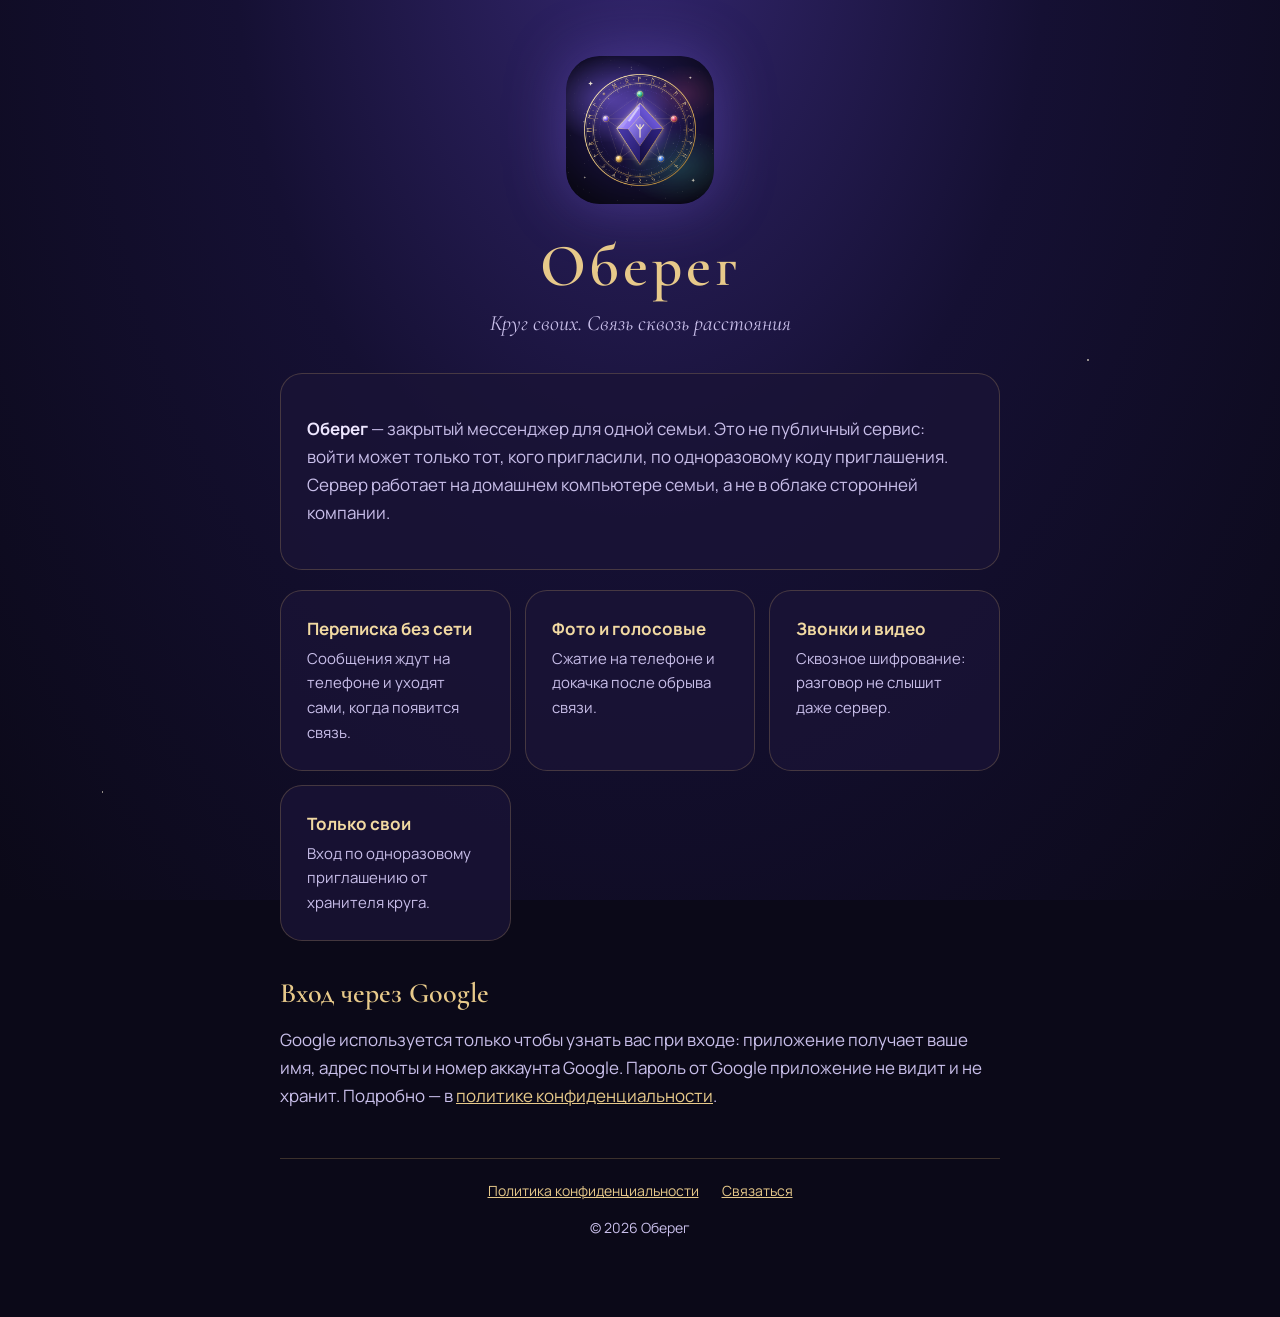
<file: index.html>
<!doctype html>
<html lang="ru">
<head>
  <meta charset="utf-8">
  <meta name="viewport" content="width=device-width, initial-scale=1">
  <title>Оберег — семейный мессенджер</title>
  <meta name="description" content="Оберег — закрытый мессенджер для одной семьи. Сервер работает на домашнем компьютере семьи.">
  <link rel="icon" href="logo.png">
  <link rel="preconnect" href="https://fonts.googleapis.com">
  <link rel="preconnect" href="https://fonts.gstatic.com" crossorigin>
  <link href="https://fonts.googleapis.com/css2?family=Cormorant+Garamond:ital,wght@0,600;1,500&family=Manrope:wght@400;600;700&display=swap" rel="stylesheet">
  <link rel="stylesheet" href="style.css">
</head>
<body>
<main>
  <section class="hero">
    <img src="logo.png" alt="Логотип Оберега: кристалл с руной Альгиз в кольце рун">
    <h1>Оберег</h1>
    <p class="tagline">Круг своих. Связь сквозь расстояния</p>
  </section>

  <div class="card">
    <p><strong>Оберег</strong> — закрытый мессенджер для одной семьи. Это не публичный сервис:
      войти может только тот, кого пригласили, по одноразовому коду приглашения.
      Сервер работает на домашнем компьютере семьи, а не в облаке сторонней компании.</p>
  </div>

  <div class="features">
    <div class="card"><h3>Переписка без сети</h3><p>Сообщения ждут на телефоне и уходят сами, когда появится связь.</p></div>
    <div class="card"><h3>Фото и голосовые</h3><p>Сжатие на телефоне и докачка после обрыва связи.</p></div>
    <div class="card"><h3>Звонки и видео</h3><p>Сквозное шифрование: разговор не слышит даже сервер.</p></div>
    <div class="card"><h3>Только свои</h3><p>Вход по одноразовому приглашению от хранителя круга.</p></div>
  </div>

  <h2>Вход через Google</h2>
  <p>Google используется только чтобы узнать вас при входе: приложение получает ваше имя,
    адрес почты и номер аккаунта Google. Пароль от Google приложение не видит и не хранит.
    Подробно — в <a href="privacy.html">политике конфиденциальности</a>.</p>

  <footer>
    <a href="privacy.html">Политика конфиденциальности</a>
    <a href="mailto:deniskaivano@gmail.com">Связаться</a>
    <p>© 2026 Оберег</p>
  </footer>
</main>
</body>
</html>
</file>
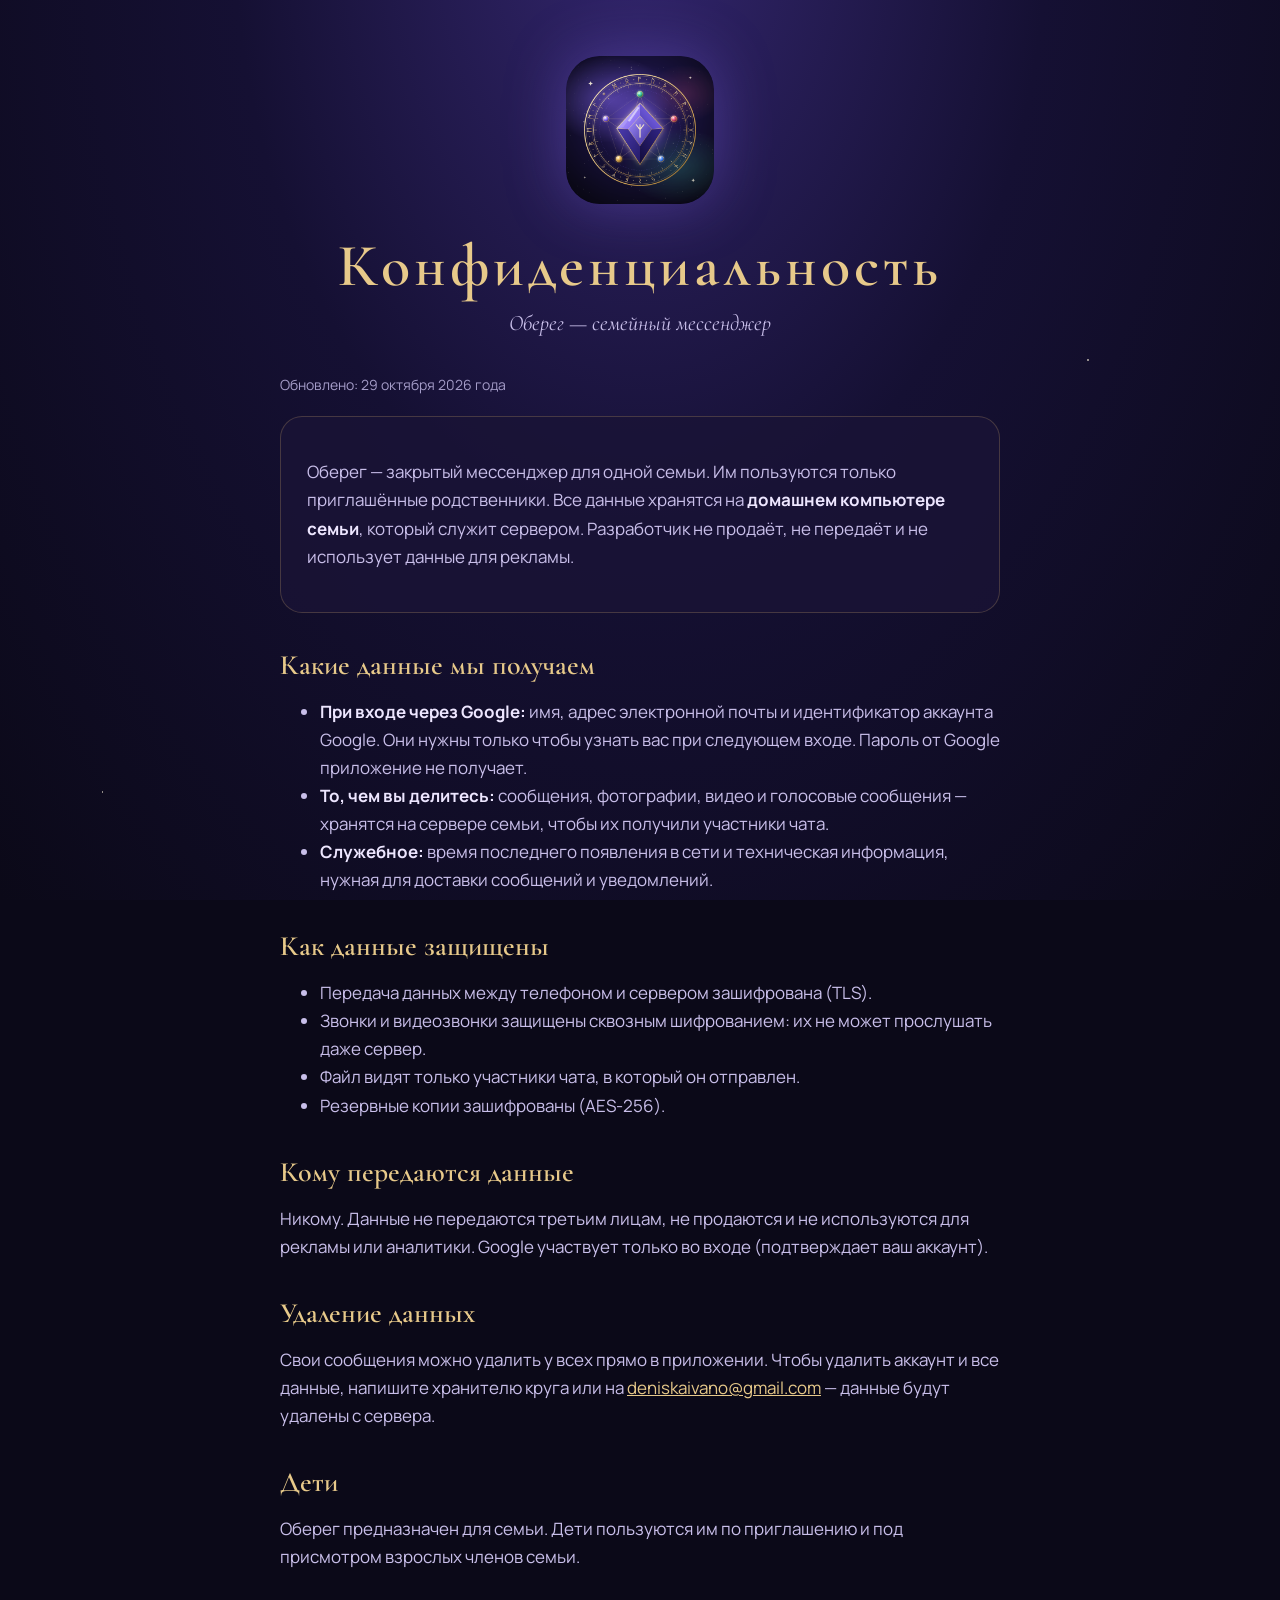
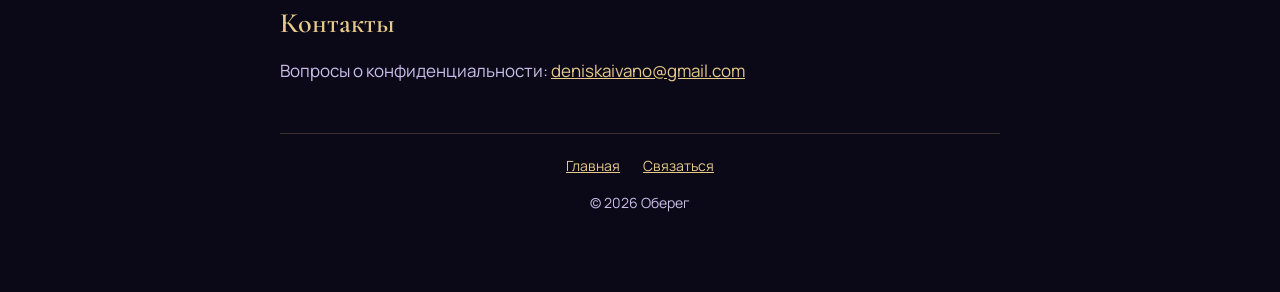
<file: privacy.html>
<!doctype html>
<html lang="ru">
<head>
  <meta charset="utf-8">
  <meta name="viewport" content="width=device-width, initial-scale=1">
  <title>Оберег — политика конфиденциальности</title>
  <meta name="description" content="Какие данные использует семейный мессенджер Оберег и как они защищены.">
  <link rel="icon" href="logo.png">
  <link rel="preconnect" href="https://fonts.googleapis.com">
  <link rel="preconnect" href="https://fonts.gstatic.com" crossorigin>
  <link href="https://fonts.googleapis.com/css2?family=Cormorant+Garamond:ital,wght@0,600;1,500&family=Manrope:wght@400;600;700&display=swap" rel="stylesheet">
  <link rel="stylesheet" href="style.css">
</head>
<body>
<main>
  <section class="hero">
    <a href="./"><img src="logo.png" alt="Оберег — на главную"></a>
    <h1>Конфиденциальность</h1>
    <p class="tagline">Оберег — семейный мессенджер</p>
  </section>

  <p class="updated">Обновлено: 29 октября 2026 года</p>

  <div class="card">
    <p>Оберег — закрытый мессенджер для одной семьи. Им пользуются только приглашённые родственники.
      Все данные хранятся на <strong>домашнем компьютере семьи</strong>, который служит сервером.
      Разработчик не продаёт, не передаёт и не использует данные для рекламы.</p>
  </div>

  <h2>Какие данные мы получаем</h2>
  <ul>
    <li><strong>При входе через Google:</strong> имя, адрес электронной почты и идентификатор аккаунта Google.
      Они нужны только чтобы узнать вас при следующем входе. Пароль от Google приложение не получает.</li>
    <li><strong>То, чем вы делитесь:</strong> сообщения, фотографии, видео и голосовые сообщения —
      хранятся на сервере семьи, чтобы их получили участники чата.</li>
    <li><strong>Служебное:</strong> время последнего появления в сети и техническая информация,
      нужная для доставки сообщений и уведомлений.</li>
  </ul>

  <h2>Как данные защищены</h2>
  <ul>
    <li>Передача данных между телефоном и сервером зашифрована (TLS).</li>
    <li>Звонки и видеозвонки защищены сквозным шифрованием: их не может прослушать даже сервер.</li>
    <li>Файл видят только участники чата, в который он отправлен.</li>
    <li>Резервные копии зашифрованы (AES-256).</li>
  </ul>

  <h2>Кому передаются данные</h2>
  <p>Никому. Данные не передаются третьим лицам, не продаются и не используются для рекламы или аналитики.
    Google участвует только во входе (подтверждает ваш аккаунт).</p>

  <h2>Удаление данных</h2>
  <p>Свои сообщения можно удалить у всех прямо в приложении. Чтобы удалить аккаунт и все данные,
    напишите хранителю круга или на <a href="mailto:deniskaivano@gmail.com">deniskaivano@gmail.com</a> —
    данные будут удалены с сервера.</p>

  <h2>Дети</h2>
  <p>Оберег предназначен для семьи. Дети пользуются им по приглашению и под присмотром взрослых членов семьи.</p>

  <h2>Контакты</h2>
  <p>Вопросы о конфиденциальности: <a href="mailto:deniskaivano@gmail.com">deniskaivano@gmail.com</a></p>

  <footer>
    <a href="./">Главная</a>
    <a href="mailto:deniskaivano@gmail.com">Связаться</a>
    <p>© 2026 Оберег</p>
  </footer>
</main>
</body>
</html>
</file>
<file: style.css>
:root {
  --night: #0B0918;
  --dusk: #151033;
  --violet: #33266E;
  --gold: #E7C98A;
  --gold-light: #F1D9A2;
  --text: #EDE6FF;
  --soft: #C9BFEA;
  --muted: #A49CC8;
  --glass: rgba(26, 20, 54, .78);
  --line: rgba(217, 178, 111, .24);
}

* { box-sizing: border-box; }

html { background: var(--night); }

body {
  margin: 0;
  min-height: 100vh;
  color: var(--text);
  font: 400 17px/1.65 Manrope, system-ui, -apple-system, "Segoe UI", sans-serif;
  background:
    radial-gradient(ellipse at 50% -10%, var(--violet) 0, var(--dusk) 45%, var(--night) 100%) fixed;
}

/* Звёзды — лёгкий CSS-фон без картинок */
body::before {
  content: "";
  position: fixed;
  inset: 0;
  pointer-events: none;
  background-image:
    radial-gradient(1px 1px at 12% 18%, #fff6dd 50%, transparent 51%),
    radial-gradient(1px 1px at 72% 12%, #fff6dd 50%, transparent 51%),
    radial-gradient(1.5px 1.5px at 85% 40%, #fff6dd 50%, transparent 51%),
    radial-gradient(1px 1px at 30% 62%, #fff6dd 50%, transparent 51%),
    radial-gradient(1px 1px at 55% 80%, #fff6dd 50%, transparent 51%),
    radial-gradient(1.5px 1.5px at 8% 88%, #fff6dd 50%, transparent 51%),
    radial-gradient(1px 1px at 92% 75%, #fff6dd 50%, transparent 51%),
    radial-gradient(1px 1px at 44% 30%, #fff6dd 50%, transparent 51%);
  opacity: .55;
}

main {
  position: relative;
  max-width: 760px;
  margin: 0 auto;
  padding: 56px 20px 64px;
}

.hero { text-align: center; }

.hero img {
  width: 148px;
  height: 148px;
  border-radius: 34px;
  box-shadow: 0 0 60px rgba(139, 108, 255, .35);
}

h1, h2 {
  font-family: "Cormorant Garamond", Georgia, serif;
  color: var(--gold);
  font-weight: 600;
  line-height: 1.15;
}

h1 { font-size: clamp(40px, 8vw, 60px); letter-spacing: 4px; margin: 20px 0 4px; }
h2 { font-size: 28px; margin: 36px 0 8px; }

.tagline {
  font-family: "Cormorant Garamond", Georgia, serif;
  font-style: italic;
  font-size: 22px;
  color: var(--soft);
  margin: 0 0 32px;
}

.card {
  background: var(--glass);
  border: 1px solid var(--line);
  border-radius: 22px;
  padding: 24px 26px;
  margin: 20px 0;
}

.features { display: grid; gap: 14px; grid-template-columns: repeat(auto-fit, minmax(210px, 1fr)); }
.features .card { margin: 0; }
.features h3 { margin: 0 0 4px; font-size: 17px; color: var(--gold-light); }
.features p { margin: 0; color: var(--soft); font-size: 15px; }

p, li { color: var(--soft); }
strong { color: var(--text); }
a { color: var(--gold); }
a:hover { color: var(--gold-light); }

.updated { color: var(--muted); font-size: 14px; }

footer {
  margin-top: 48px;
  padding-top: 20px;
  border-top: 1px solid var(--line);
  text-align: center;
  color: var(--muted);
  font-size: 14px;
}

footer a { margin: 0 10px; }
</file>
